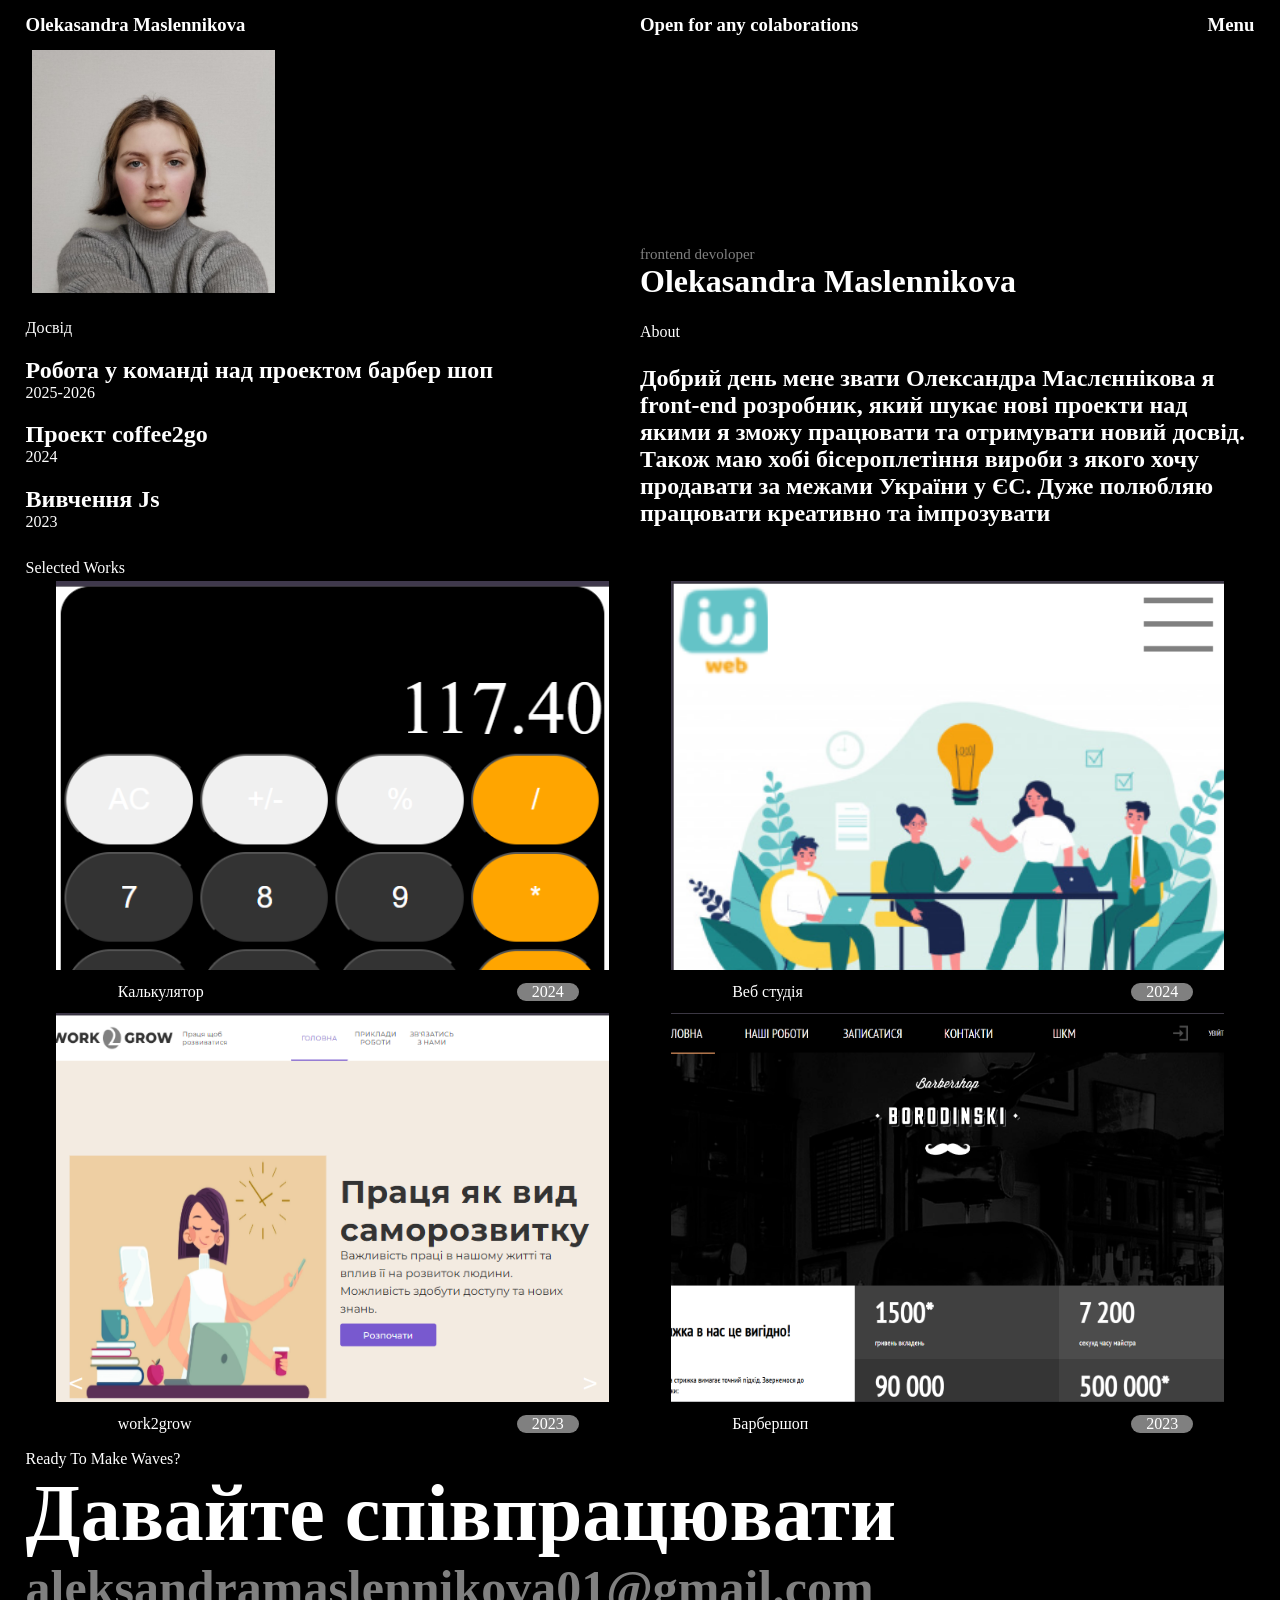
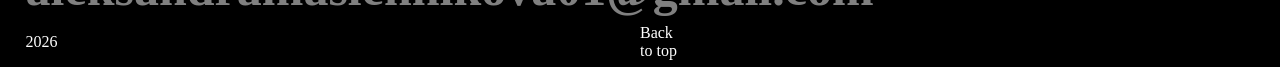
<file: index.html>
<!DOCTYPE html>
<html lang="en">
<head>
    <meta charset="UTF-8">
    <meta name="viewport" content="width=device-width, initial-scale=1.0">
    <title>Document</title>
    <link rel="stylesheet" href="css/style.css">
    <link rel="stylesheet" href="css/modalstyle.css">
    <link rel="stylesheet" href="css/burgermenu.css">
</head>
<body>
    <div class="container">
        <div class="buger">
            <div class="burger_nav">
                <div class="burger_nav_item">
                    <h3>Oleksandra Maslennikova</h3>
                </div> 
                <div class="burger_nav_item">
                    <h3>Open for any colaborations</h3>
                    <h3 class="closebtn">Close</h3>
                </div> 
            </div>
            <div class="burger_options">
                <h2>About</h2>
                <div class="burgerworks">
                    <h2>Works</h2>
                    <button class="btnworksopen">▼</button>
                    <button class="btnworksclose">▲</button>
                    <div class="burger_option">
                        <a href="workone.html"><h3 class="bgh3">Калькулятор</h3></a>
                        <a href="worktwo.html"><h3 class="bgh3">Веб-студія</h3></a>
                        <a href="workthree.html"><h3 class="bgh3">Work2grow</h3></a>
                        <a href="workfour.html"><h3 class="bgh3">Barbershop</h3></a>
                    </div>
                </div>
                <h2>Contacts</h2>
            </div>
        </div>






        <div class="modalwindow">
            <div class="modal_nav">
                <div class="modal_nav_item">
            <h3>Olekasandra Maslennikova</h3>
        </div> 
           <div class="modal_nav_item">
            <h3>Open for any colaborations</h3>
            <h3>Menu</h3>
        </div> 
            </div>
            
        <div class="modal_main">
            <div class="modal_img"></div>
            <div class="modal_text">
                <h2>Oh no(</h2>
                <p>The page you’re searching for isn’t available</p>
                <button class="btnno">Back to home</button>
            </div>
        </div>


        </div>
        <nav>
           <div class="nav_item">
            <h3>Olekasandra Maslennikova</h3>
        </div> 
           <div class="nav_item">
            <h3 id="top">Open for any colaborations</h3>
            <h3 class="menu">Menu</h3>
        </div> 
        </nav>
        
        <header>
           <div class="header_img"></div>
           <div class="header_item">
            <p>frontend devoloper</p>
            <h1>Olekasandra Maslennikova</h1>
           </div>
        </header>
        <main>
            <seciton class="text">
                <div class="text_item">
                  <p>Досвід</p>  
                  <div class="item_text">
                    <h3>Робота у команді над проектом барбер шоп</h3>
                    <p>2025-2026</p>
                  </div>
                  <div class="item_text">
                    <h3>Проект coffee2go</h3>
                    <p>2024</p>
                  </div>
                  <div class="item_text">
                    <h3>Вивчення Js</h3>
                    <p>2023</p>
                  </div>
                </div>
                <div class="text_item">
                    <p>About</p>
                    <h3>Добрий день мене звати Олександра Маслєннікова я front-end розробник, який шукає нові проекти над якими я зможу працювати та отримувати новий досвід. Також маю хобі бісероплетіння вироби з якого хочу продавати за межами України у ЄС. Дуже полюбляю працювати креативно та імпрозувати </h3>
                </div>
            </seciton>
            <section class="works">
                <p>Selected Works</p>
                <div class="works_item">
                    <a href="workone.html"><div class="photo" id="calc"></div></a>
                    <a href="" class="myLink"><p>Калькулятор</p></a>
                    <p class="item_year">2024</p>
                </div>
                <div class="works_item">
                    <a href="worktwo.html"><div class="photo" id="studio"></div></a>
                    <a href="" class="myLink"><p>Веб студія</p></a>
                    <p class="item_year">2024</p>
                </div>
                <div class="works_item">
                    <a href="workthree.html"><div class="photo" id="grow"></div></a>
                    <a href="" class="myLink"><p>work2grow</p></a>
                    <p class="item_year">2023</p>
                </div>
                <div class="works_item">
                   <a href="workfour.html"><div class="photo" id="barbershop"></div></a>
                    <a href="" class="myLink"><p>Барбершоп</p></a>
                    <p class="item_year">2023</p>
                </div>
            </section>
        </main>
        <footer>
            <div class="footer_item">
                <p>Ready To Make Waves?</p>
                <h2>Давайте співпрацювати</h2>
                <h3 class="h3super">aleksandramaslennikova01@gmail.com</h3>
            </div>
            <div class="footer_item">
                <p>2026</p>
                <a href="#top"><p>Back to top</p></a>
            </div>
        </footer>
    </div>
    <script src="js/modalwindow.js"></script>
    <script src="js/burgermenu.js"></script>
</body>
</html>
</file>
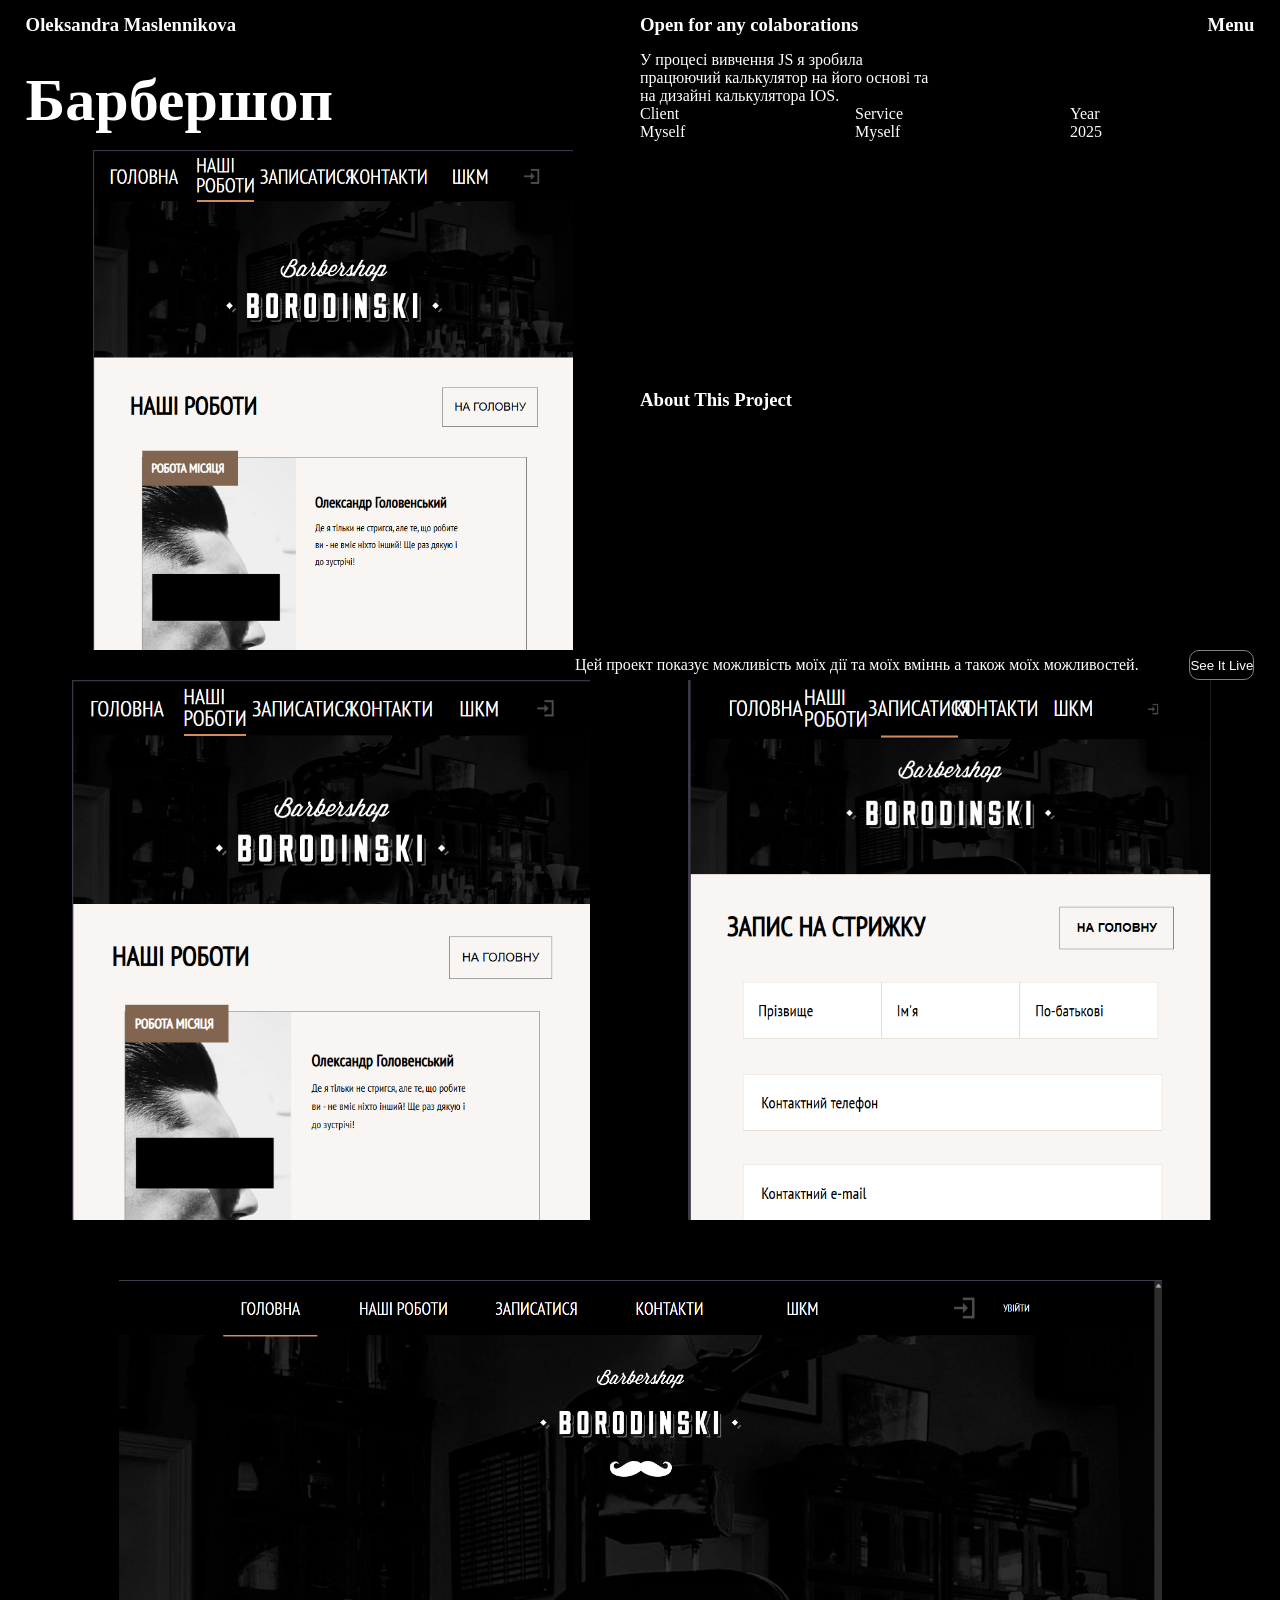
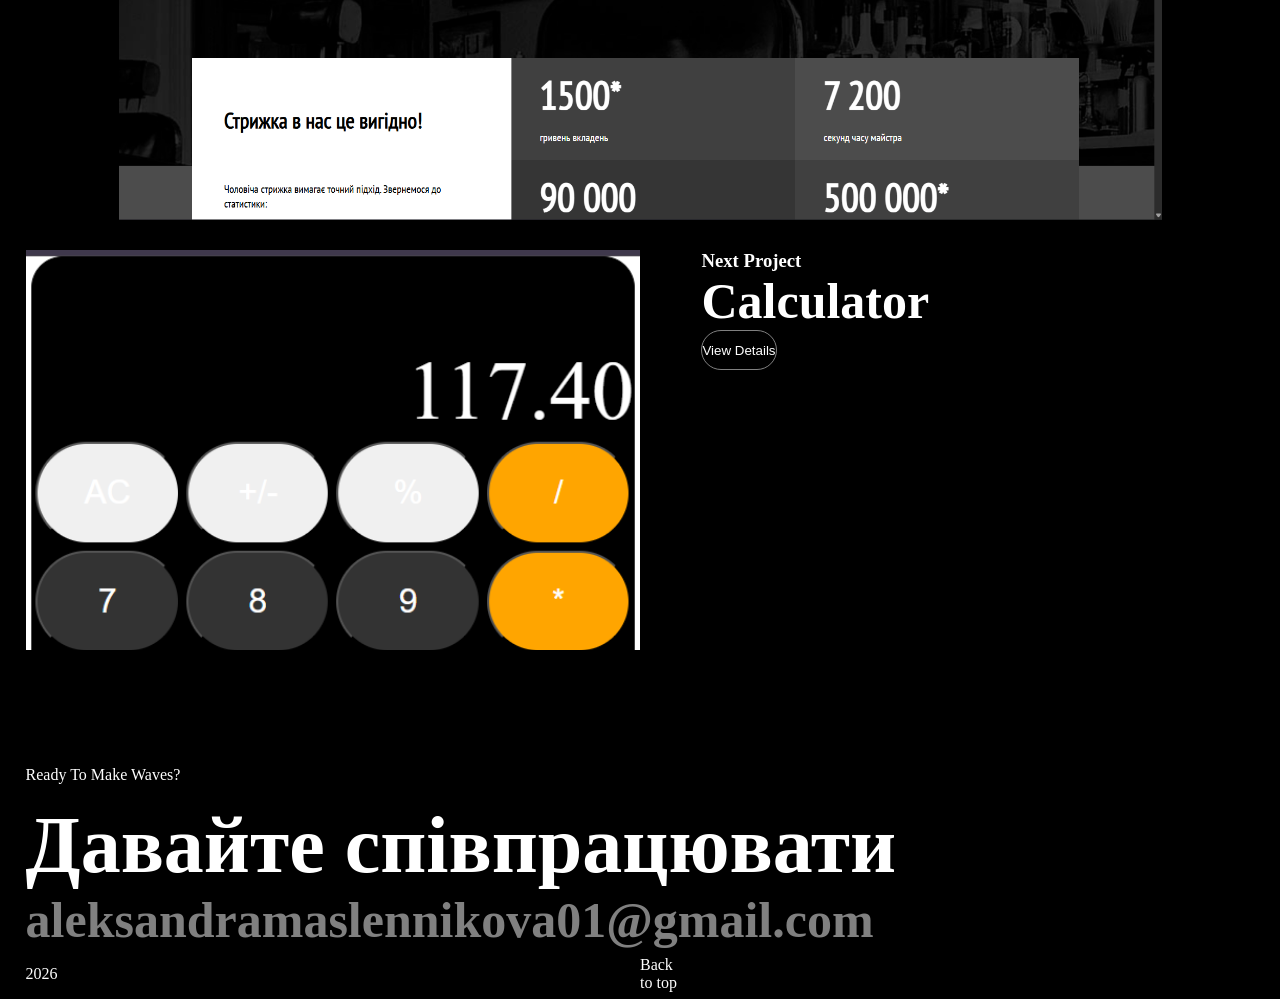
<file: workfour.html>
<!DOCTYPE html>
<html lang="en">
<head>
    <meta charset="UTF-8">
    <meta name="viewport" content="width=device-width, initial-scale=1.0">
    <title>Document</title>
    <link rel="stylesheet" href="css/styleworks.css">
    <link rel="stylesheet" href="css/modalstyle.css">
    <link rel="stylesheet" href="css/burgermenu.css">
</head>
<body>
    <div class="container">
        <div class="buger">
            <div class="burger_nav">
                <div class="burger_nav_item">
                    <h3>Oleksandra Maslennikova</h3>
                </div> 
                <div class="burger_nav_item">
                    <h3>Open for any colaborations</h3>
                    <h3 class="closebtn">Close</h3>
                </div> 
            </div>
            <div class="burger_options">
                <h2>About</h2>
                <div class="burgerworks">
                    <h2>Works</h2>
                    <button class="btnworksopen">▼</button>
                    <button class="btnworksclose">▲</button>
                    <div class="burger_option">
                        <a href="workone.html"><h3 class="bgh3">Калькулятор</h3></a>
                        <a href="worktwo.html"><h3 class="bgh3">Веб-студія</h3></a>
                        <a href="workthree.html"><h3 class="bgh3">Work2grow</h3></a>
                        <a href="workfour.html"><h3 class="bgh3">Barbershop</h3></a>
                    </div>
                </div>
                <h2>Contacts</h2>
            </div>
        </div>








        <div class="modalwindow">
            <div class="modal_nav">
                <div class="modal_nav_item">
            <h3>Oleksandra Maslennikova</h3>
        </div> 
           <div class="modal_nav_item">
            <h3>Open for any colaborations</h3>
            <h3>Menu</h3>
        </div> 
            </div>
            
        <div class="modal_main">
            <div class="modal_img"></div>
            <div class="modal_text">
                <h2>Oh no(</h2>
                <p>The page you’re searching for isn’t available</p>
                <button class="btnno">Back to home</button>
            </div>
        </div>


        </div>
        <nav>
           <div class="nav_item">
            <h3>Oleksandra Maslennikova</h3>
        </div> 
           <div class="nav_item">
            <h3 id="top">Open for any colaborations</h3>
            <h3 class="menu">Menu</a></h3>
        </div> 

        </nav>
        <header>
            <h1>Барбершоп</h1>
            <div class="header_item">
                <p>У процесі вивчення JS я зробила працюючий калькулятор на його основі та на дизайні калькулятора IOS.</p>
                <div class="item_details">
                    <div class="details">
                        <p>Client</p>
                        <p>Myself</p>
                    </div>
                    <div class="details">
                        <p>Service</p>
                        <p>Myself</p>
                    </div>
                    <div class="details">
                        <p>Year</p>
                        <p>2025</p>
                    </div>
                </div>
            </div>
        </header>
        <main>
            <section class="main_info" id="barbershop">
                <img src="img/barberone.png" alt="" id="barbershop">
                <h3>About This Project</h3>
                <p>Цей проект показує можливість моїх дії та моїх вміннь а також моїх можливостей.</p>
                <a href="https://vov4ik23.github.io/Barbershop-1.0/"><button>See It Live</button></a>
            </section>
            <section class="images">
                <div class="image" id="fourth"></div>
                <div class="image" id="fourth"></div>
                <div class="image" id="fourth"></div>
            </section>
            <section class="nextwork">
                <div class="nextimg" id="fourth_next"></div>
                <div class="h2h3">
                    <h3>Next Project</h3>
                    <h2>Calculator</h2>
                    <a href="workone.html" class="myLink"><button>View Details</button></a>
                </div>
                
                
            </section>
        </main>
        <footer>
            <div class="footer_item">
                <p>Ready To Make Waves?</p>
                <h2>Давайте співпрацювати</h2>
                <h3>aleksandramaslennikova01@gmail.com</h3>
            </div>
            <div class="footer_item">
                <p>2026</p>
                <a href="#top"><p>Back to top</p></a>
            </div>
        </footer>
    </div>
    <script src="js/modalwindow.js"></script>
    <script src="js/burgermenu.js"></script>

</body>
</html>
</file>
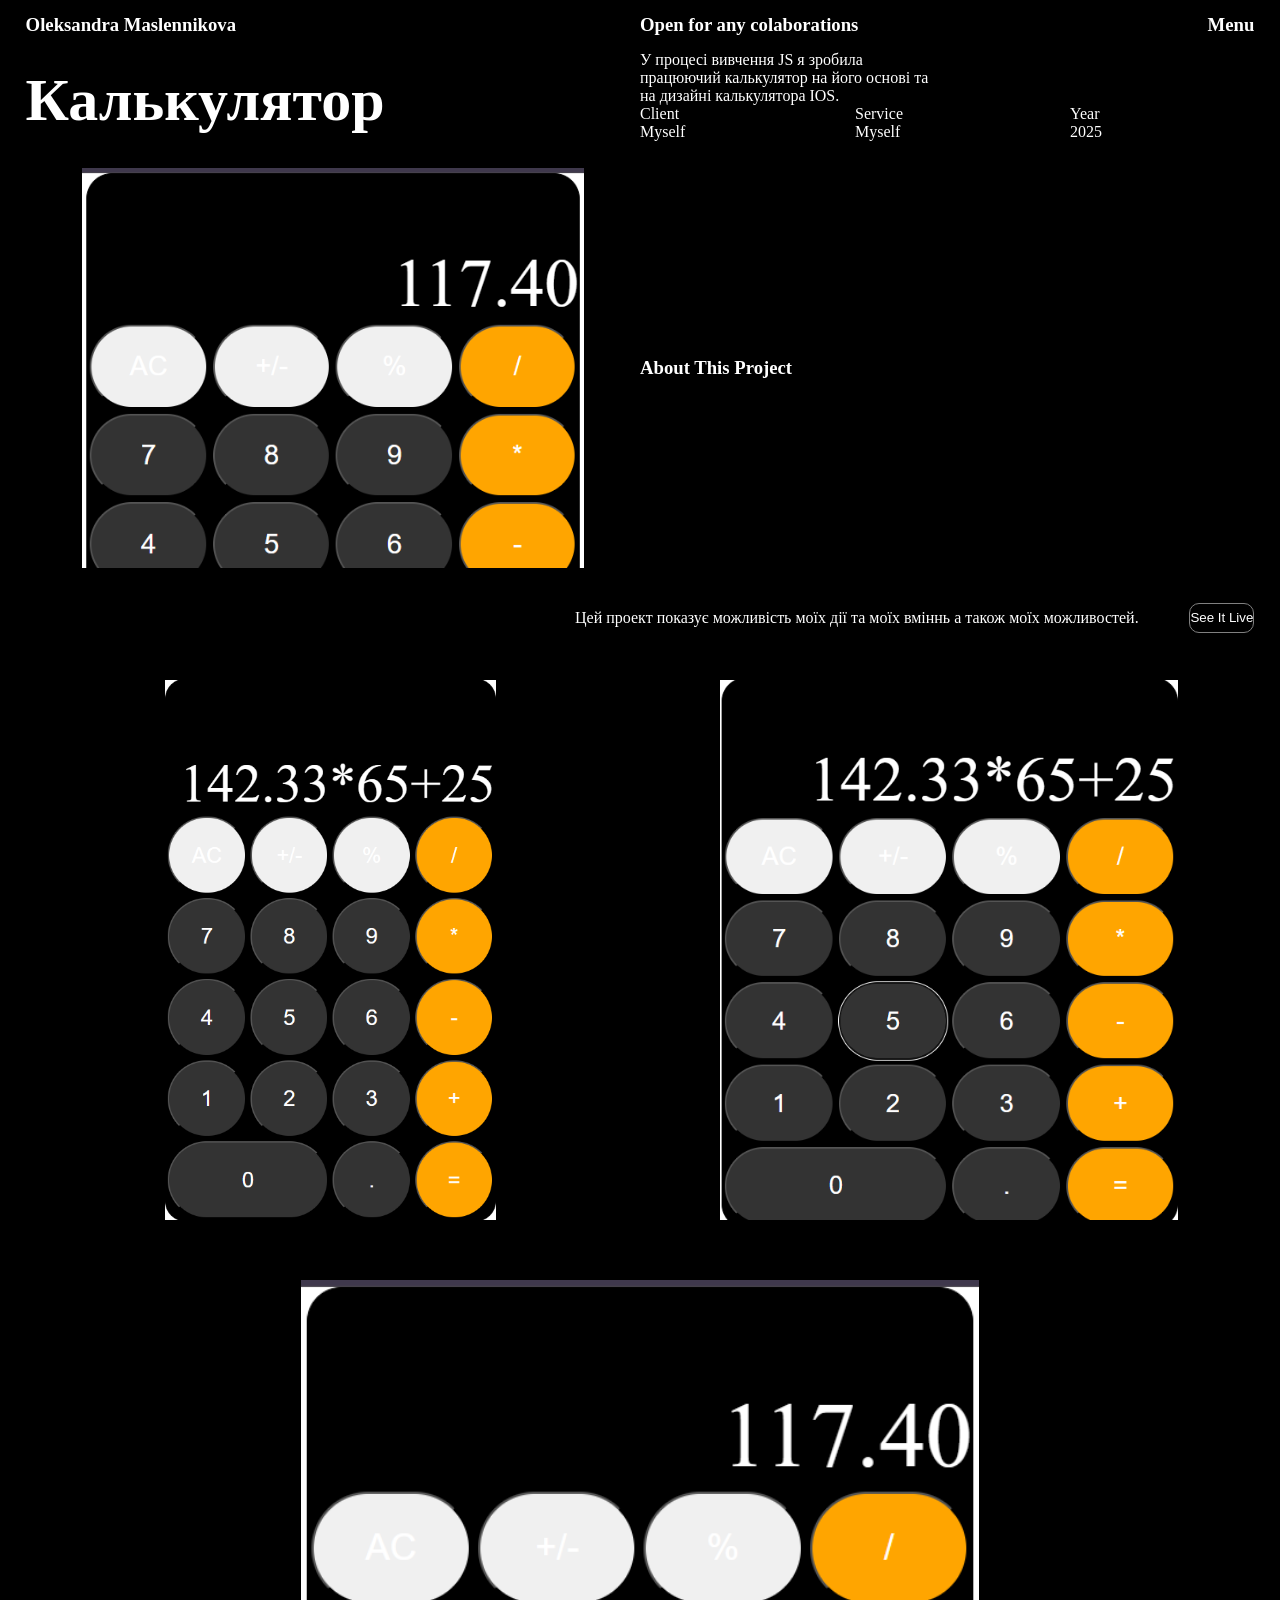
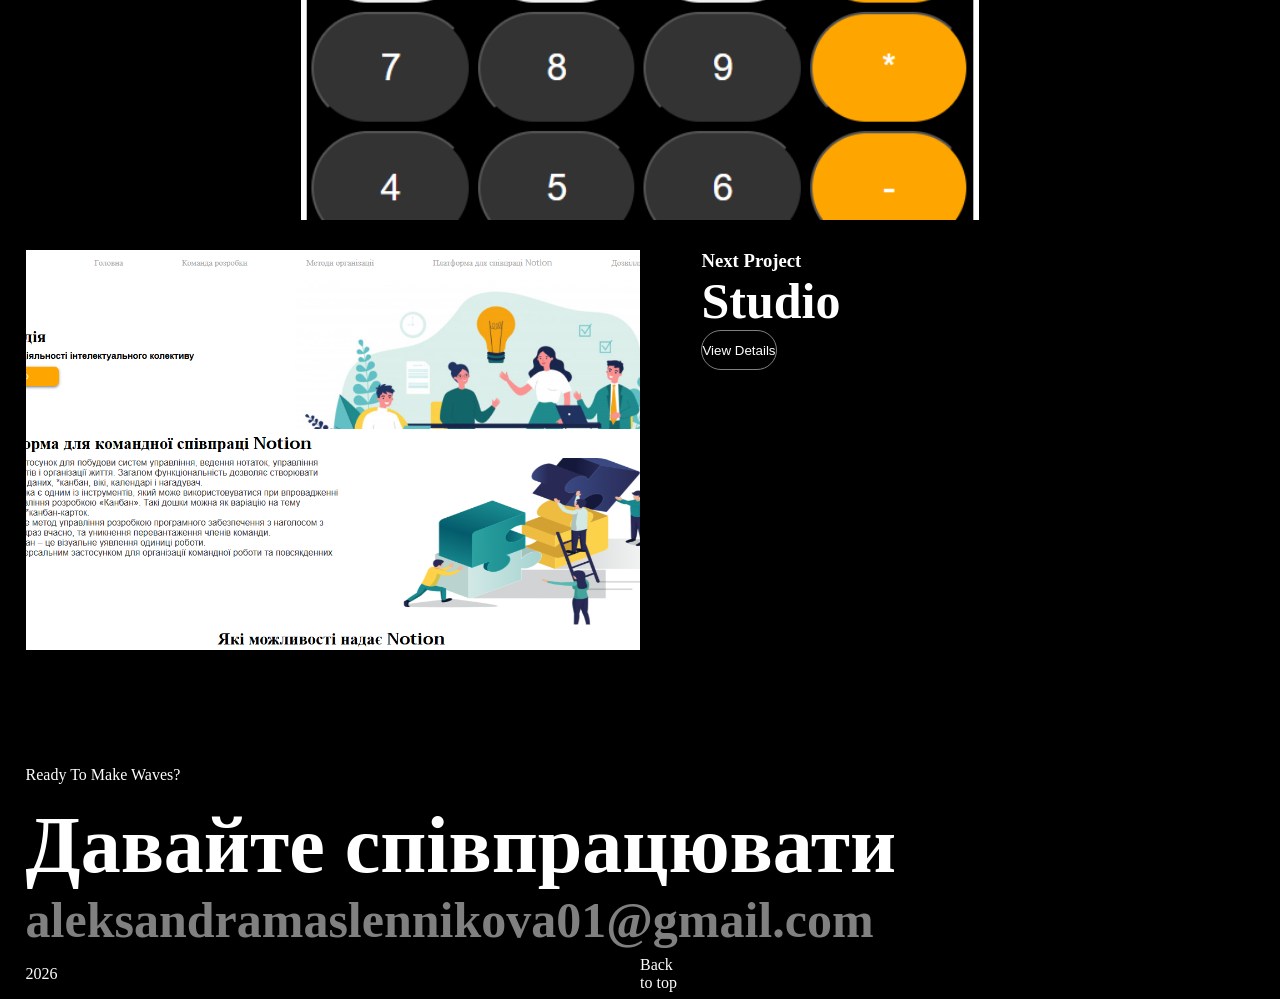
<file: workone.html>
<!DOCTYPE html>
<html lang="en">
<head>
    <meta charset="UTF-8">
    <meta name="viewport" content="width=device-width, initial-scale=1.0">
    <title>Document</title>
    <link rel="stylesheet" href="css/styleworks.css">
    <link rel="stylesheet" href="css/modalstyle.css">
    <link rel="stylesheet" href="css/burgermenu.css">
</head>
<body>
    <div class="container">
        <div class="buger">
            <div class="burger_nav">
                <div class="burger_nav_item">
                    <h3>Oleksandra Maslennikova</h3>
                </div> 
                <div class="burger_nav_item">
                    <h3>Open for any colaborations</h3>
                    <h3 class="closebtn">Close</h3>
                </div> 
            </div>
            <div class="burger_options">
                <h2>About</h2>
                <div class="burgerworks">
                    <h2>Works</h2>
                    <button class="btnworksopen">▼</button>
                    <button class="btnworksclose">▲</button>
                    <div class="burger_option">
                        <a href="workone.html"><h3 class="bgh3">Калькулятор</h3></a>
                        <a href="worktwo.html"><h3 class="bgh3">Веб-студія</h3></a>
                        <a href="workthree.html"><h3 class="bgh3">Work2grow</h3></a>
                        <a href="workfour.html"><h3 class="bgh3">Barbershop</h3></a>
                    </div>
                </div>
                <h2>Contacts</h2>
            </div>
        </div>






         <div class="modalwindow">
            <div class="modal_nav">
                <div class="modal_nav_item">
            <h3>Oleksandra Maslennikova</h3>
        </div> 
           <div class="modal_nav_item">
            <h3>Open for any colaborations</h3>
            <h3>Menu</h3>
        </div> 
            </div>
            
        <div class="modal_main">
            <div class="modal_img"></div>
            <div class="modal_text">
                <h2>Oh no(</h2>
                <p>The page you’re searching for isn’t available</p>
                <button class="btnno">Back to home</button>
            </div>
        </div>


        </div>
         <nav>
           <div class="nav_item">
            <h3>Oleksandra Maslennikova</h3>
            </div> 
           <div class="nav_item">
            <h3 id="top">Open for any colaborations</h3>
            <h3 class="menu">Menu</h3>
        </div> 

        </nav>
        <header>
            <h1>Калькулятор</h1>
            <div class="header_item">
                <p>У процесі вивчення JS я зробила працюючий калькулятор на його основі та на дизайні калькулятора IOS.</p>
                <div class="item_details">
                    <div class="details">
                        <p>Client</p>
                        <p>Myself</p>
                    </div>
                    <div class="details">
                        <p>Service</p>
                        <p>Myself</p>
                    </div>
                    <div class="details">
                        <p>Year</p>
                        <p>2025</p>
                    </div>
                </div>
            </div>
        </header>
        <main>
            <section class="main_info" id="calc">
                <img src="img/calc.png" alt="">
                <h3>About This Project</h3>
                <p>Цей проект показує можливість моїх дії та моїх вміннь а також моїх можливостей.</p>
                <a href="https://1kittyka1.github.io/calculator/"><button>See It Live</button></a>
            </section>
            <section class="images">
                <div class="image" id="first"></div>
                <div class="image" id="first"></div>
                <div class="image" id="first"></div>
            </section>
            <section class="nextwork">
                <div class="nextimg" id="first_next"></div>
                <div class="h2h3">
                    <h3>Next Project</h3>
                    <h2>Studio</h2>
                    <a href="worktwo.html" class="myLink"><button>View Details</button></a>
                </div>
                
                
            </section>
        </main>
        <footer>
            <div class="footer_item">
                <p>Ready To Make Waves?</p>
                <h2>Давайте співпрацювати</h2>
                <h3>aleksandramaslennikova01@gmail.com</h3>
            </div>
            <div class="footer_item">
                <p>2026</p>
                <a href="#top"><p>Back to top</p></a>
            </div>
        </footer>
    </div>
    <script src="js/modalwindow.js"></script>
    <script src="js/burgermenu.js"></script>
</body>
</html>
</file>
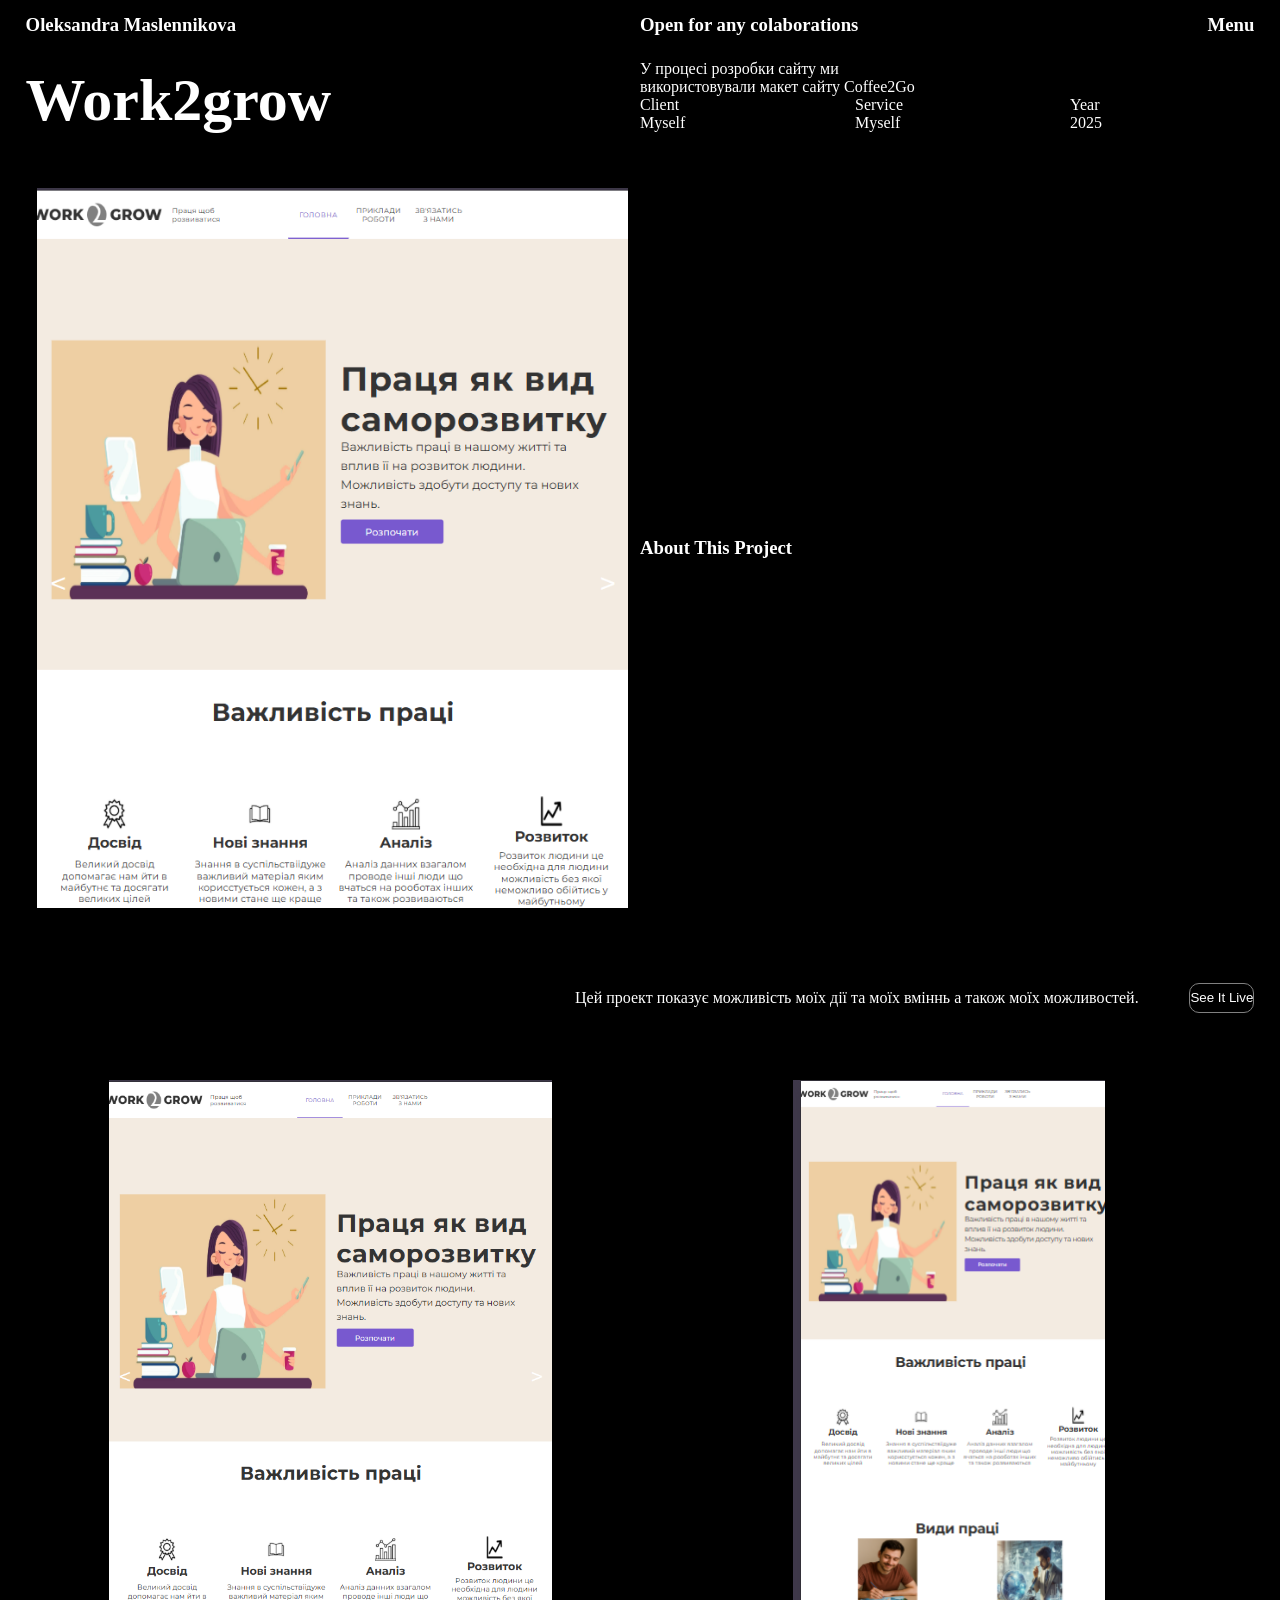
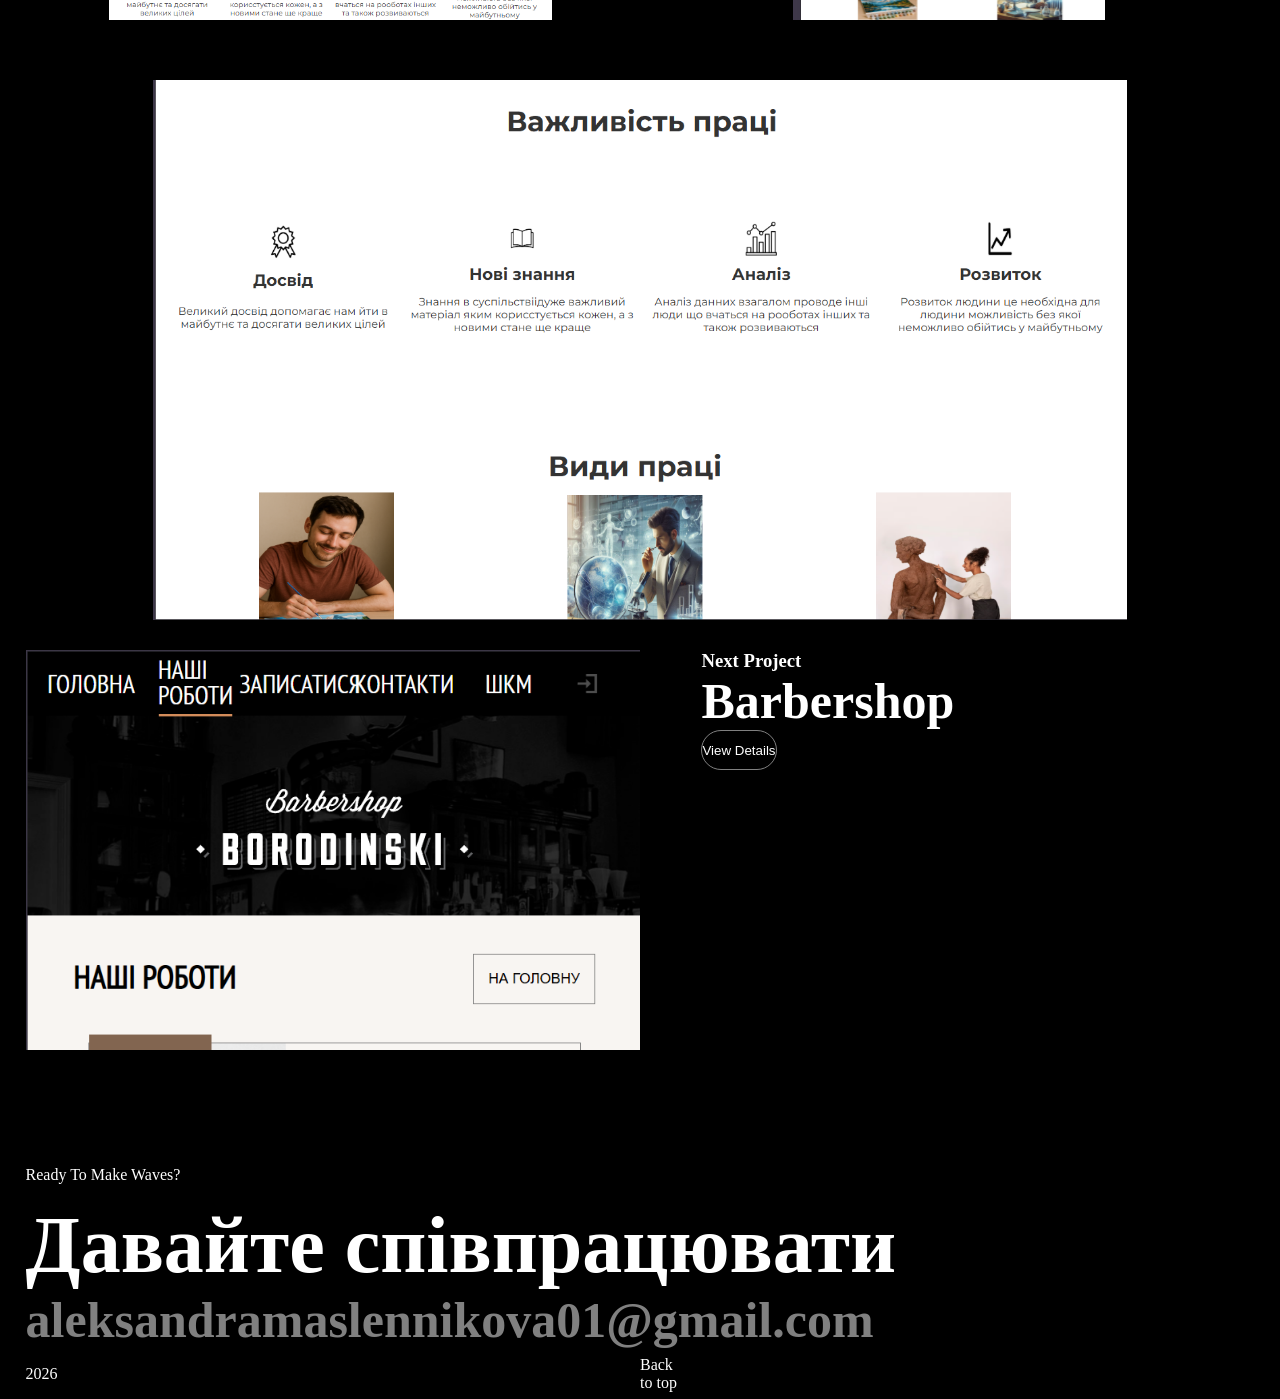
<file: workthree.html>
<!DOCTYPE html>
<html lang="en">
<head>
    <meta charset="UTF-8">
    <meta name="viewport" content="width=device-width, initial-scale=1.0">
    <title>Document</title>
    <link rel="stylesheet" href="css/styleworks.css">
    <link rel="stylesheet" href="css/modalstyle.css">
    <link rel="stylesheet" href="css/burgermenu.css">
</head>
<body>
    <div class="container">
        <div class="buger">
            <div class="burger_nav">
                <div class="burger_nav_item">
                    <h3>Oleksandra Maslennikova</h3>
                </div> 
                <div class="burger_nav_item">
                    <h3>Open for any colaborations</h3>
                    <h3 class="closebtn">Close</h3>
                </div> 
            </div>
            <div class="burger_options">
                <h2>About</h2>
                <div class="burgerworks">
                    <h2>Works</h2>
                    <button class="btnworksopen">▼</button>
                    <button class="btnworksclose">▲</button>
                    <div class="burger_option">
                        <a href="workone.html"><h3 class="bgh3">Калькулятор</h3></a>
                        <a href="worktwo.html"><h3 class="bgh3">Веб-студія</h3></a>
                        <a href="workthree.html"><h3 class="bgh3">Work2grow</h3></a>
                        <a href="workfour.html"><h3 class="bgh3">Barbershop</h3></a>
                    </div>
                </div>
                <h2>Contacts</h2>
            </div>
        </div>









        <div class="modalwindow">
            <div class="modal_nav">
                <div class="modal_nav_item">
            <h3>Oleksandra Maslennikova</h3>
        </div> 
           <div class="modal_nav_item">
            <h3>Open for any colaborations</h3>
            <h3>Menu</h3>
        </div> 
            </div>
            
        <div class="modal_main">
            <div class="modal_img"></div>
            <div class="modal_text">
                <h2>Oh no(</h2>
                <p>The page you’re searching for isn’t available</p>
                <button class="btnno">Back to home</button>
            </div>
        </div>


        </div>
        <nav>
           <div class="nav_item">
            <h3>Oleksandra Maslennikova</h3>
        </div> 
           <div class="nav_item">
            <h3 id="top">Open for any colaborations</h3>
            <h3 class="menu">Menu</a></h3>
        </div> 

        </nav>
        <header>
            <h1>Work2grow</h1>
            <div class="header_item">
                <p>У процесі розробки сайту ми використовували макет сайту Coffee2Go </p>
                <div class="item_details">
                    <div class="details">
                        <p>Client</p>
                        <p>Myself</p>
                    </div>
                    <div class="details">
                        <p>Service</p>
                        <p>Myself</p>
                    </div>
                    <div class="details">
                        <p>Year</p>
                        <p>2025</p>
                    </div>
                </div>
            </div>
        </header>
        <main>
            <section class="main_info" id="grow">
                <img src="img/grow.png" alt="">
                <h3>About This Project</h3>
                <p>Цей проект показує можливість моїх дії та моїх вміннь а також моїх можливостей.</p>
                <a href="https://1kittyka1.github.io/work2grow./"><button>See It Live</button></a>
            </section>
            <section class="images">
                <div class="image" id="third"></div>
                <div class="image" id="third"></div>
                <div class="image" id="third"></div>
            </section>
            <section class="nextwork">
                <div class="nextimg" id="third_next"></div>
                <div class="h2h3">
                    <h3>Next Project</h3>
                    <h2>Barbershop</h2>
                    <a href="workfour.html" class="myLink"><button>View Details</button></a>
                </div>
                
                
            </section>
        </main>
        <footer>
            <div class="footer_item">
                <p>Ready To Make Waves?</p>
                <h2>Давайте співпрацювати</h2>
                <h3>aleksandramaslennikova01@gmail.com</h3>
            </div>
            <div class="footer_item">
                <p>2026</p>
                <a href="#top"><p>Back to top</p></a>
            </div>
        </footer>
    </div>
    <script src="js/modalwindow.js"></script>
    <script src="js/burgermenu.js"></script>

</body>
</html>
</file>
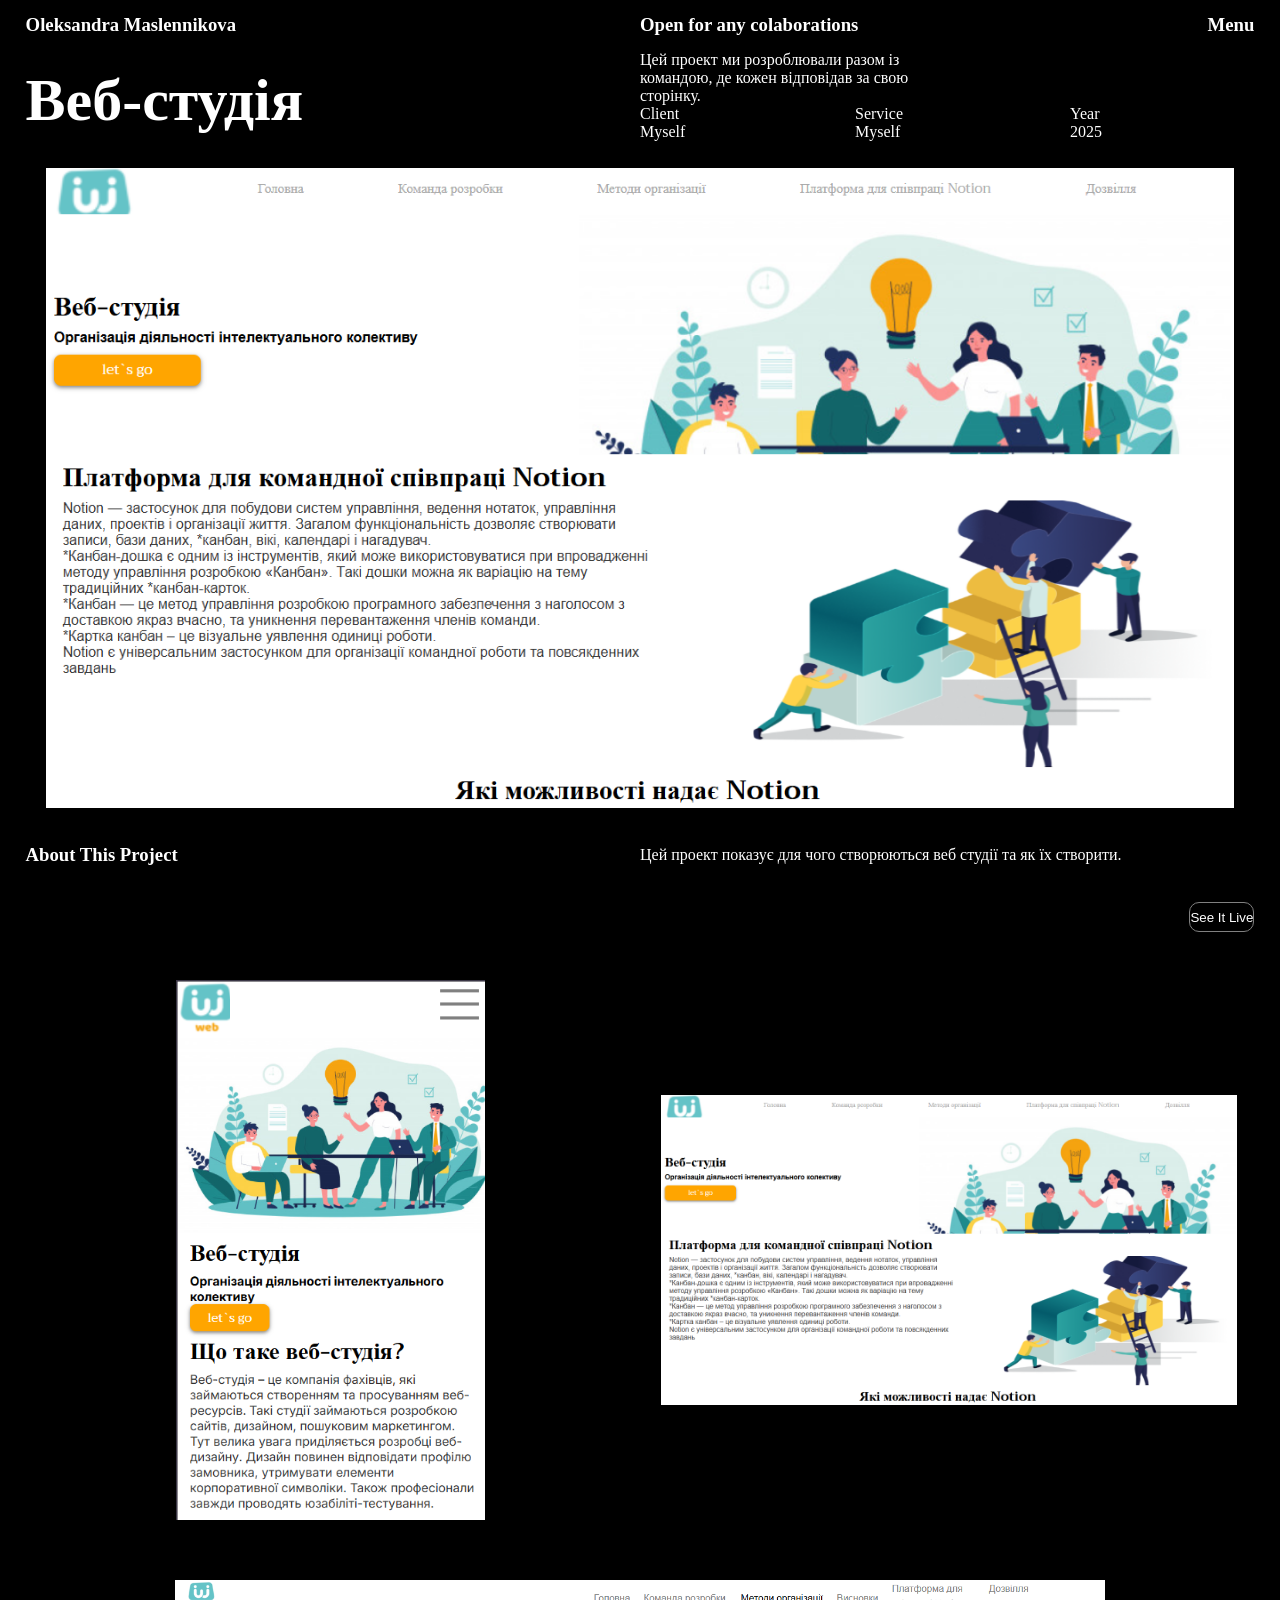
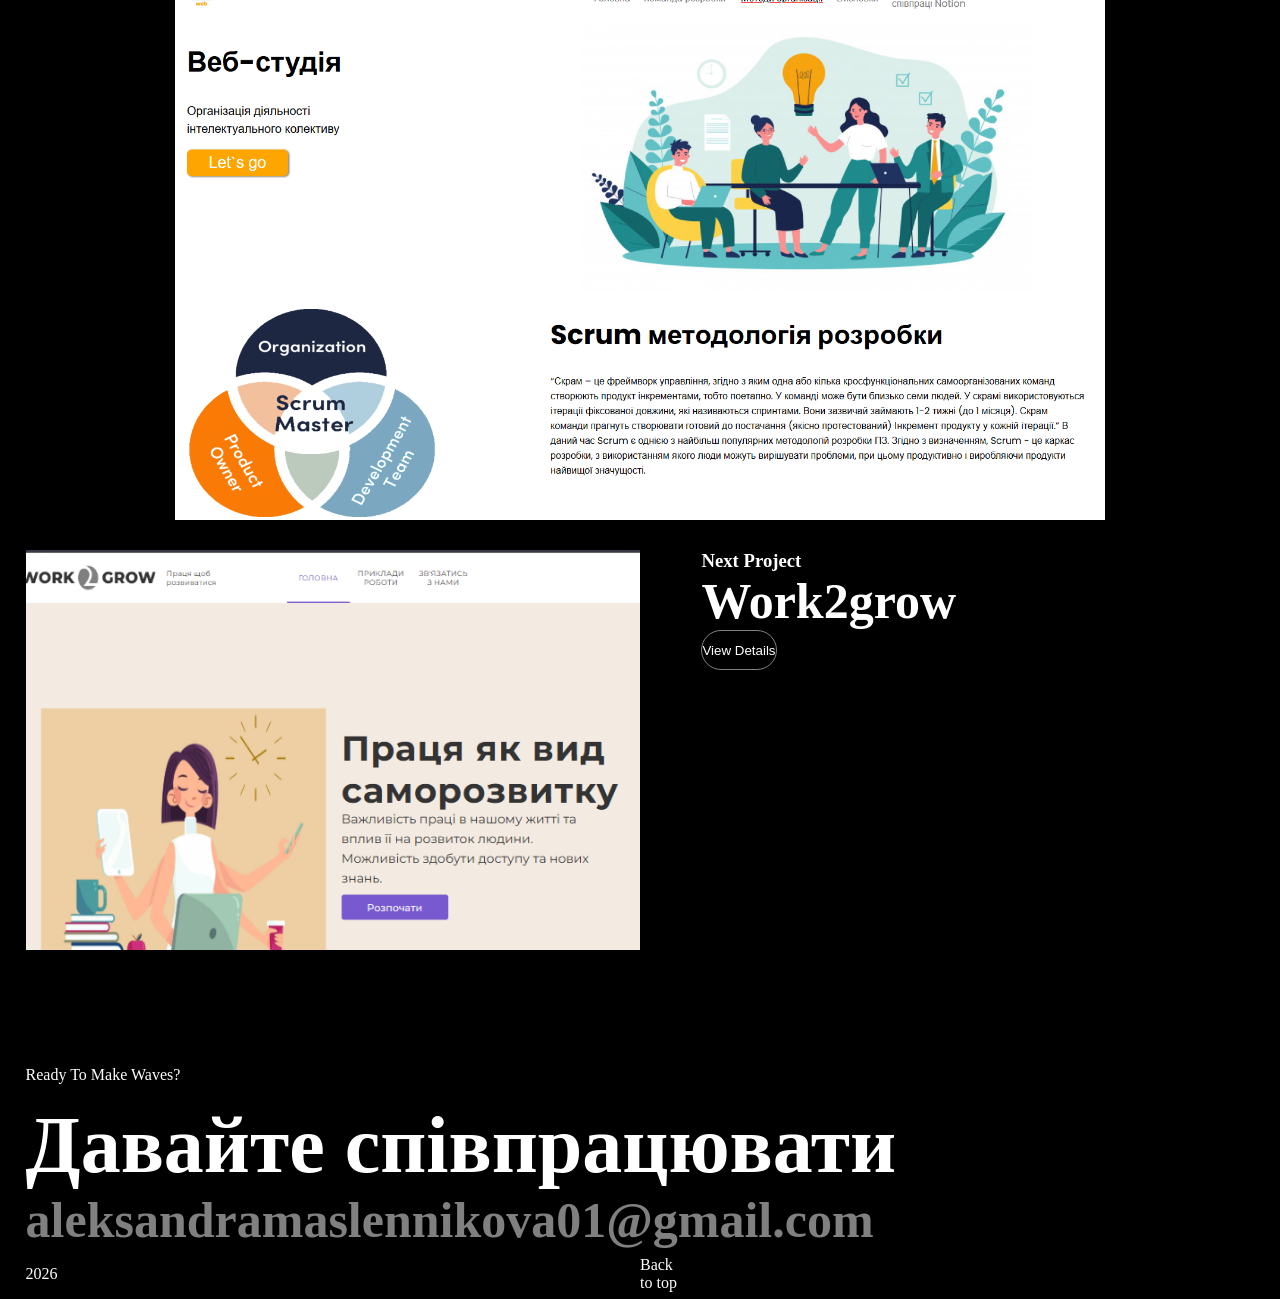
<file: worktwo.html>
<!DOCTYPE html>
<html lang="en">
<head>
    <meta charset="UTF-8">
    <meta name="viewport" content="width=device-width, initial-scale=1.0">
    <title>Document</title>
    <link rel="stylesheet" href="css/styleworks.css">
    <link rel="stylesheet" href="css/modalstyle.css">
    <link rel="stylesheet" href="css/burgermenu.css">
</head>
<body>
    <div class="container">
        <div class="buger">
            <div class="burger_nav">
                <div class="burger_nav_item">
                    <h3>Oleksandra Maslennikova</h3>
                </div> 
                <div class="burger_nav_item">
                    <h3>Open for any colaborations</h3>
                    <h3 class="closebtn">Close</h3>
                </div> 
            </div>
            <div class="burger_options">
                <h2>About</h2>
                <div class="burgerworks">
                    <h2>Works</h2>
                    <button class="btnworksopen">▼</button>
                    <button class="btnworksclose">▲</button>
                    <div class="burger_option">
                        <a href="workone.html"><h3 class="bgh3">Калькулятор</h3></a>
                        <a href="worktwo.html"><h3 class="bgh3">Веб-студія</h3></a>
                        <a href="workthree.html"><h3 class="bgh3">Work2grow</h3></a>
                        <a href="workfour.html"><h3 class="bgh3">Barbershop</h3></a>
                    </div>
                </div>
                <h2>Contacts</h2>
            </div>
        </div>




        <div class="modalwindow">
            <div class="modal_nav">
                <div class="modal_nav_item">
            <h3>Oleksandra Maslennikova</h3>
        </div> 
           <div class="modal_nav_item">
            <h3>Open for any colaborations</h3>
            <h3>Menu</h3>
        </div> 
            </div>
            
        <div class="modal_main">
            <div class="modal_img"></div>
            <div class="modal_text">
                <h2>Oh no(</h2>
                <p>The page you’re searching for isn’t available</p>
                <button class="btnno">Back to home</button>
            </div>
        </div>


        </div>
        <nav>
           <div class="nav_item">
            <h3>Oleksandra Maslennikova</h3>
        </div> 
           <div class="nav_item">
            <h3 id="top">Open for any colaborations</h3>
            <h3 class="menu">Menu</h3>
        </div> 

        </nav>
        <header>
            <h1>Веб-студія</h1>
            <div class="header_item">
                <p>Цей проект ми розроблювали разом із командою, де кожен відповідав за свою сторінку.</p>
                <div class="item_details">
                    <div class="details">
                        <p>Client</p>
                        <p>Myself</p>
                    </div>
                    <div class="details">
                        <p>Service</p>
                        <p>Myself</p>
                    </div>
                    <div class="details">
                        <p>Year</p>
                        <p>2025</p>
                    </div>
                </div>
            </div>
        </header>
        <main>
            <section class="main_info" id="studio">
                <img src="img/studioone.png" alt="">
                <h3>About This Project</h3>
                <p>Цей проект показує для чого створюються веб студії та як їх створити.</p>
                <a href=""><button>See It Live</button></a>
            </section>
            <section class="images">
                <div class="image" id="second"></div>
                <div class="image" id="second"></div>
                <div class="image" id="second"></div>
            </section>
            <section class="nextwork">
                <div class="nextimg" id="second_next"></div>
                <div class="h2h3">
                    <h3>Next Project</h3>
                    <h2>Work2grow</h2>
                    <a href="workthree.html" class="myLink"><button>View Details</button></a>
                </div>
                
                
            </section>
        </main>
        <footer>
            <div class="footer_item">
                <p>Ready To Make Waves?</p>
                <h2>Давайте співпрацювати</h2>
                <h3>aleksandramaslennikova01@gmail.com</h3>
            </div>
            <div class="footer_item">
                <p>2026</p>
                <a href="#top"><p>Back to top</p></a>
            </div>
        </footer>
    </div>
    <script src="js/modalwindow.js"></script>
    <script src="js/burgermenu.js"></script>

</body>
</html>
</file>
<file: css/style.css>
*{
    margin: 0;
    padding: 0;
    box-sizing: border-box;
    background: black;
    color: white;
}
a{
    text-decoration: none;
}

/*nav*/
nav{
    display: flex;
    width: 96%;
    margin: 0 auto;
    height: 50px;
}
.nav_item{
    width: 50%;
    height: 100%;
    display: flex;
    justify-content: space-between;
    text-align: center;
    align-items: center;
}
.nav_item h3{
    display: flex;
    align-items: center;
}
/*header*/
header{
    height: 250px;
    width: 95%;
    margin: 0 auto;
    display: flex;
    justify-content: space-between;
    /* background: lightpink; */
}
.header_img{
    width: 20%;
    height: 100%;
    background-size: contain;
    background-repeat: no-repeat;
    background-image: url(../img/avtor.png);
}

.header_item{
    width: 50%;
    display: flex;
    flex-direction: column;
    justify-content: flex-end;
}

.header_item p{
    font-size: 15px;
    color: grey;
}


/*main*/
/*first section*/
.text{
    width: 96%;
    height: 250px;
    display: flex;
    margin: 0 auto;
}
.text_item{
    width: 50%;
    height: 100%;
    display: flex;
    flex-direction: column;
    justify-content: space-evenly;
}
.item_text{
    width: 100%;
    display: flex;
    flex-direction: column;
    justify-content: space-between;
}
.item_text h3{
    font-size: 24px;
}
.text_item:nth-child(2) h3{
    font-size: 24px;
}


/*second section*/
.works{
    width: 96%;
    height: 900px;
    margin: 0 auto;
    display: flex;
    align-content: center;
    flex-wrap: wrap;
}
.works p{
    width: 100%;
}
.works_item{
    width: 50%;
    height: 48%;
    display: flex;
    flex-wrap: wrap;
    justify-content: space-evenly;
    align-items: center;

}
.works_item a:nth-child(1){
    height: 90%;
    width: 100%;
}

.works_item a{
    width: 50%;
    height: 6%;
    display: flex;
    align-items: center;
    justify-content: center;
    margin-left: 5%;
    margin-right: 5%;
}
.works_item p:nth-child(3){
    width: 10%;
    text-align: center;
    background: grey;
    text-decoration: grey;
    border-radius: 10px;
}
/*footer*/
footer{
    width: 96%;
    margin: 0 auto;
}
.footer_item h2{
    font-size: 80px;
}
.footer_item h3{
    font-size: 50px;
    color: grey;
}
.footer_item:nth-child(2){
    display: flex;
}
.footer_item:nth-child(2){
    height: 50px;
    display: flex;
    align-items: center;
}
.footer_item p{
    width: 50%;
}
.photo{
    width: 100%;
    background-position: top;
    background-repeat: no-repeat;
    background-size: cover;
    height: 100%;
}
#calc{
    background-image: url(../img/calc.png);
}
#studio{
    background-image: url(../img/studio.png);
}
#grow{
    background-image: url(../img/grow.png);
}
#barbershop{
    background-image: url(../img/barbershop.png);
}
@media screen and (max-width:768px){
    .footer_item h3{
        font-size: 30px;
    }
}


/*media query*/
@media screen and (min-width:0) and (max-width:426px){
    .nav_item:nth-child(2) h3:nth-child(1){
        display: none;
    }
    nav{
        height: 70px;
    }
    .header_item h1{
        font-size: 30px;
        width: 100%;
    }
    .text{
        flex-direction: column;
        height: 700px;
    }
    header{
        height: 300px;
        flex-direction: column;
    }
    .header_img{
        width: 100%;
        height: 90%;
    }
    .text_item{
        width: 100%;
        height: 38%;
    }
    .item_text:nth-child(2){
        justify-content: space-between;
    }
    .text_item:nth-child(2) h3{
        height: 80%;
    }
    .item_text{
        justify-content: center;
        height: 30%;
    }
    .works{
        flex-direction: column;
        flex-wrap: nowrap;
        height: 900px;
    }
    .works_item{
        width: 100%;
        height: 25%;
    }  
    .works_item a:nth-child(1){
        height: 85%;
        width: 100%;
    } 
    .works_item p{
        height: 10%;
        width: 50%;
    }
    .works_item a{
        height: 10%;
        display: block;
    }
    footer{
        height: 60hv;
    }
    .footer_item h2{
        font-size: 30px;
    }
    .footer_item h3{
        font-size: 20px;
    }
}
</file>
<file: css/modalstyle.css>
.modalwindow{
    width: 100%;
    height: 100vh;
    left: 0;
    background: black;
    position: fixed;
    display: none;
    flex-direction: column;
    align-items: center;
    justify-content: center;
}
.modalwindow h2{
    font-size: 50px;
    background: none;
}
.modalwindow p{
    font-size: 30px;
    background: none;
}
.btnno{
    width: 15%;
    height: 10%;
    background: white;
    border-radius: 50px;
    background: black;
    border: 1px solid grey;
}
.modal_nav{
    display: flex;
    width: 95%;
    height: 5%;
}
.modal_nav_item{
    width: 50%;
    display: flex;
    justify-content: space-between;
    text-align: center;
    align-items: center;
}
.modal_img{
    background-image: url(../img/kittyerror.png);
    height: 90%;
    background-size: cover;
    width: 50%;
}
.modal_main{
    height: 90%;
    width: 90%;
    display: flex;
    justify-content: space-between;
    align-items: center;
}
.modal_text{
    height: 40%;
    width: 40%;
    display: flex;
    flex-direction: column;
    justify-content: space-evenly;
}
.modal_text p, h2{
    width: 100%;
    text-indent: 0;
}
</file>
<file: css/burgermenu.css>
.buger{
    width: 100%; 
    background: none;
    display: none;
    flex-direction: column;
    align-items: flex-end;
    position: absolute;
    background-color: rgba(0, 0, 0, 0.7);
    transition: all 0.4s ease;
}
.burger_nav{
    display: flex;  
    justify-content: space-between;
    margin: 0 auto;
    width: 96%;
    height: 50px;
}
.burger_nav_item{
    width: 50%;
    display: flex;
    justify-content: space-between;
    text-align: center;
    align-items: center;
}
.burger_nav_item h3{
    display: flex;
    align-items: center;
}

.bgh3{
    font-size: 2.5rem;
}
.burger_options h2{
    font-size: 2.5rem;
}

.burger_options{
    width: 50%;
    display: flex;
    flex-direction: column;
}
.btnworksopen{
    display: flex;
    background: none;
    align-items: center;

}
.btnworksclose{
    display: none;
    background: none;
    align-items: center;
}
.burger_option{
    width: 100%;
    display: none;
}
.buger button{
    border: none;
    text-decoration: none;
}
.burgerworks{
    flex-wrap: wrap;
    display: flex;
}
.burgerworks h2{
    width: 10vw;
}
@media screen and (max-width:1025px) {
    .burgerworks h2{
    width: 13vw;
}
}
@media screen and (max-width:768px) {
    .burgerworks h2{
    width: 17vw;
    font-size: 2.3rem;
}
}
@media screen and (max-width:425px) and (min-width:0px){
    .burgerworks h2{
    width: 22vw;
    font-size: 1.5rem;
}
.burger_nav{
    height: 70px;
}
.btnworksopen, .btnworksclose{
    align-items: flex-start;
}
.burger_nav_item:nth-child(2) h3:nth-child(1){
    display: none;
}
.burger_options h2, h3{
    font-size: 1.5rem; 
    height: 40px;
}
.bgh3{
    font-size: 1.5rem;
    height: 40px;
}
}
</file>
<file: css/styleworks.css>
*{
    margin: 0;
    padding: 0;
    box-sizing: border-box;
    background: black;
    color: white;
}
a{
    text-decoration: none;
}


/*nav*/
nav{
    display: flex;
    width: 96%;
    margin: 0 auto;
    height: 50px;
}
.nav_item{
    width: 50%;
    display: flex;
    justify-content: space-between;
    text-align: center;
    align-items: center;
}
.modalwindow{
    display: none;
}
/*header*/
header{
    display: flex;
    width: 96%;
    height: 100px;
    margin: 0 auto;
    align-items: center;
    justify-content: space-between;
}
h1{
    font-size: 60px;
}
.header_item{
    width: 50%;
}
.item_details{
    display: flex;
    height: 5vh;
    justify-content: space-between;
}
.item_details p{
    
}
.details{
    width: 30%;
}

/*main*/
.main_info{
    display: flex;
    flex-wrap: wrap;
    width: 96%;
    margin: 0 auto;
    height: 130vh;
    align-items: center;
    justify-content: flex-end;
}
.main_info h3, p{
    width: 50%;
}
.main_info img{
    margin: 0 auto;
    height: 80%;
    /* width: 80%; */
}
.barbershop{
    width: 50%;
}
.main_info button{
    border: 1px solid grey;
    border-radius: 10px;
    height: 30px;
}
.images{
    height: 1200px;
    width: 100vw;
    display: flex;
    flex-wrap: wrap;
    justify-content: space-evenly;
    align-items: center;
}
.image{
    height: 45%;
    width: 45%;
    background-size: contain;
    background-repeat: no-repeat;
    background-position: center;
}
.image:nth-child(3){
    width: 90%;
}
#first{
    background-image: url(../img/calctwo.png);
}
#first:nth-child(2){
    background-image: url(../img/calcone.png);
}
#first:nth-child(3){
    background-image: url(../img/calc.png);
}
#second{
    background-image: url(../img/studio.png);
}
#second:nth-child(2){
    background-image: url(../img/studioone.png);
}
#second:nth-child(3){
    background-image: url(../img/studiotwo.png);
}
#third{
    background-image: url(../img/grow.png);
}
#third:nth-child(2){
    background-image: url(../img/growone.png);
}
#third:nth-child(3){
    background-image: url(../img/growtwo.png);
}
#fourth{
    background-image: url(../img/barberone.png);
}
#fourth:nth-child(2){
    background-image: url(../img/barberthree.png);
}
#fourth:nth-child(3){
    background-image: url(../img/barbershop.png);
}












#calc{
    height: 500px;
}
#studio{
    height: 800px;
}
#grow{
    height: 900px;
}
#barbershop{
    height: 500px;
}
#barbershop img{
    height: 500px;
}
.nextwork {
    height: 500px;
    width: 96%;
    margin: 0 auto;
    display: flex;
    flex-direction: column;
    flex-wrap: wrap;
    align-content: space-between;
    justify-content: space-between;
}
.nextimg{
    height: 80%; 
    background-size: cover;
    background-repeat: no-repeat;
    background-position: top;
    width: 50%;
}
.nextwork button{
    height: 40px;
    border-radius: 20px;
    border: 1px solid grey;
}
.h2h3{
    width: 45%;
}
.h2h3 h2{
    font-size: 50px;
}
/*footer*/
footer{
    width: 96%;
    margin: 0 auto;
}
.footer_item h2{
    font-size: 80px;
}
.footer_item h3{
    font-size: 50px;
    color: grey;
}
.footer_item:nth-child(2){
    display: flex;
}
.footer_item p{
    width: 50%;
    display: flex;
    align-items: center;
    height: 50px;
}
.footer_item:nth-child(2){
    height: 50px;
    display: flex;
    align-items: center;
}
#fourth_next{
    background-image: url(../img/calc.png);
}
#first_next{
    background-image: url(../img/studioone.png);
}
#second_next{
    background-image: url(../img/grow.png);
}
#third_next{
    background-image: url(../img/barberone.png);
}
@media screen and (max-width:768px) {
    .main_info{
        height: 80vh;
    }
    header{
        height: 180px;
    }
    .main_info{
        height: 200px;
    }
    .main_info img{
        height: 50%;
    }
    .nextwork{
        height: 400px;
    }
    .nextimg{
        height: 100%;
        width: 65%;
    }
    .footer_item h2{
        font-size: 2.5rem;
    }
    .footer_item h3{
        font-size: 2.5rem;
    }
    #barbershop img{
        height: 60%;
    }
    #calc img{
        height: 70%;
    }
}
@media screen and (max-width:425px){
    .nav_item:nth-child(2) h3:nth-child(1){
        display: none;
    }
    nav{
        height: 70px;
    }
    h1{
        font-size: 3rem;
    }
    .header_item{
        width: 100%;
    }
    header{
        flex-direction: column; 
    }
    .main_info img{
        width: 100%;
        height: 40%;
        flex-direction: column;
    }
    .header_item p{
        width: 100%;
    }
    .images{
        height: 800px;
    }
    .image{
        width: 100%;
        height: 30%;
    }
    .nextwork{
        height: 200px;
        flex-wrap: wrap;
    }
    .h2h3{
        width: 100%;
    }
    .h2h3 h2{
        font-size: 1rem;
    }
    .nextwork img{
        height: 50%;
    }
    #barbershop img{
        height: 70%;
    }
    .footer_item h3{
        font-size: 1rem;
    }
}
</file>
